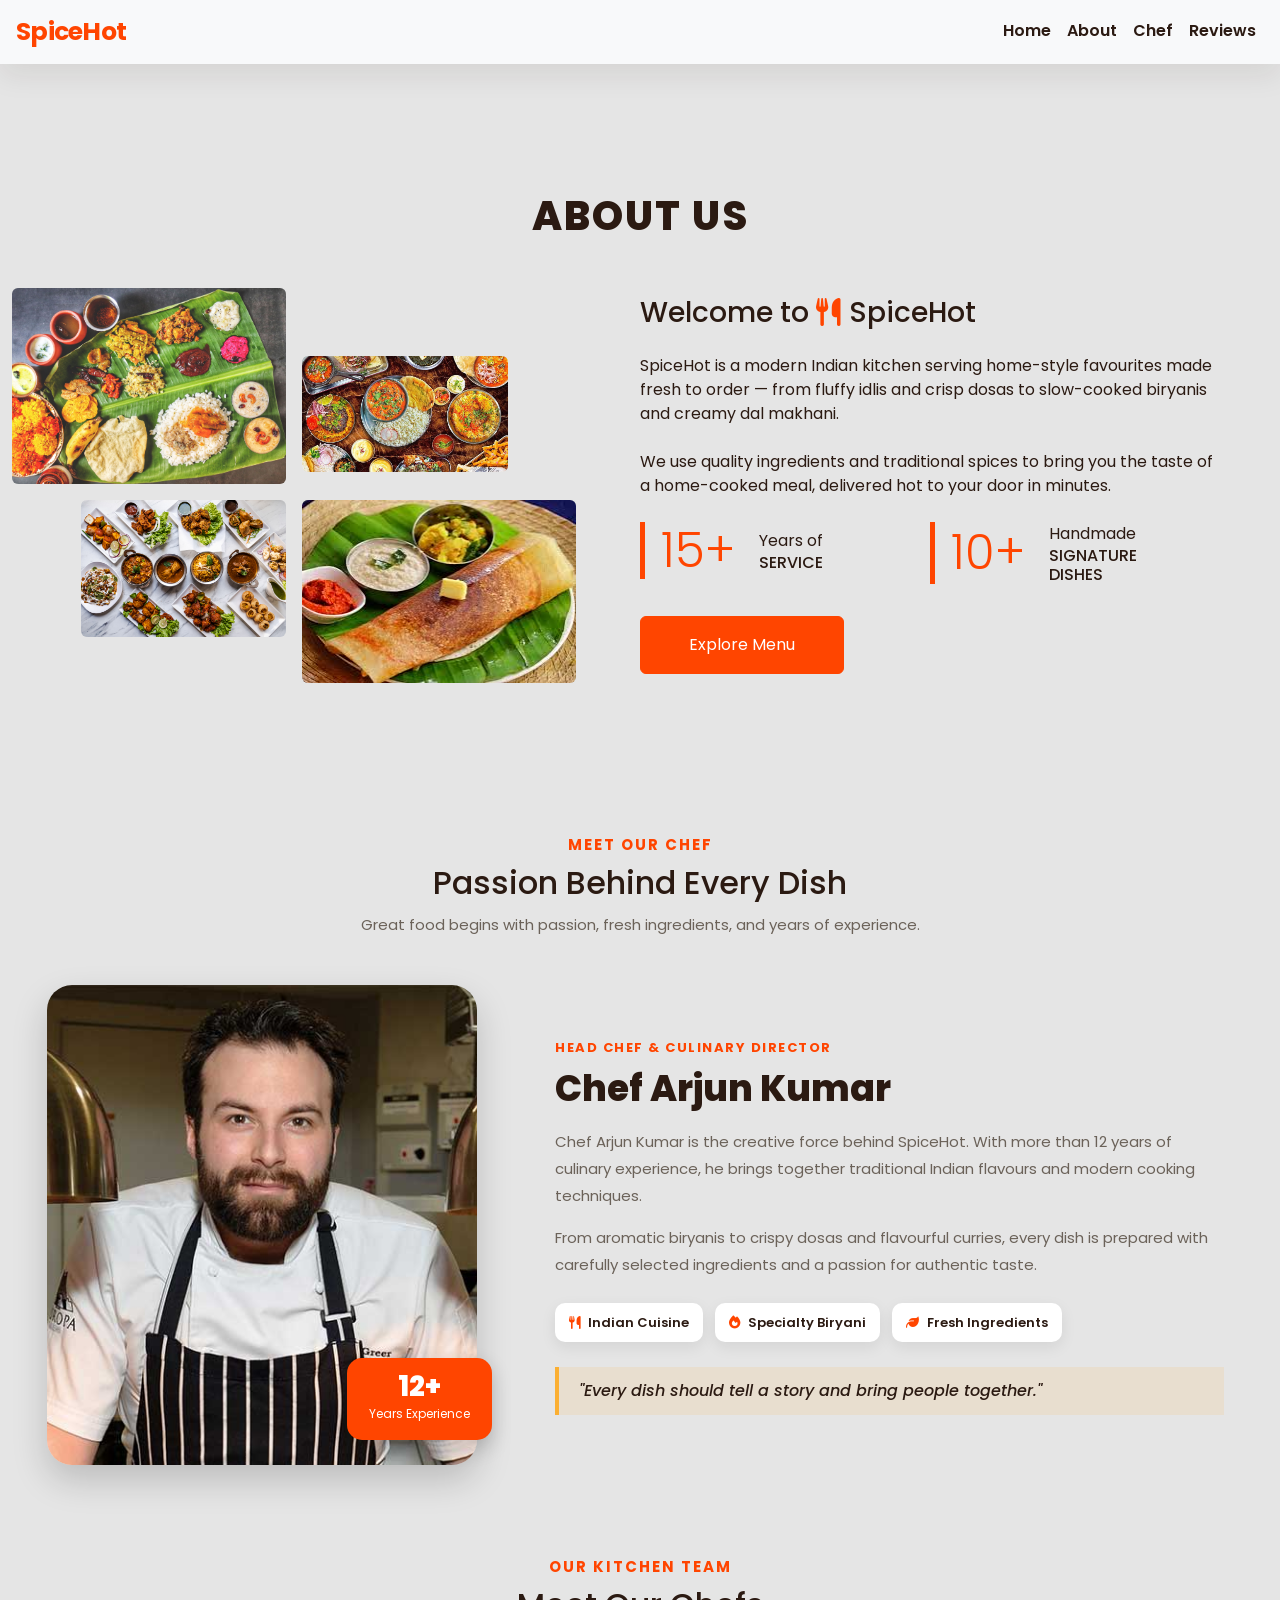
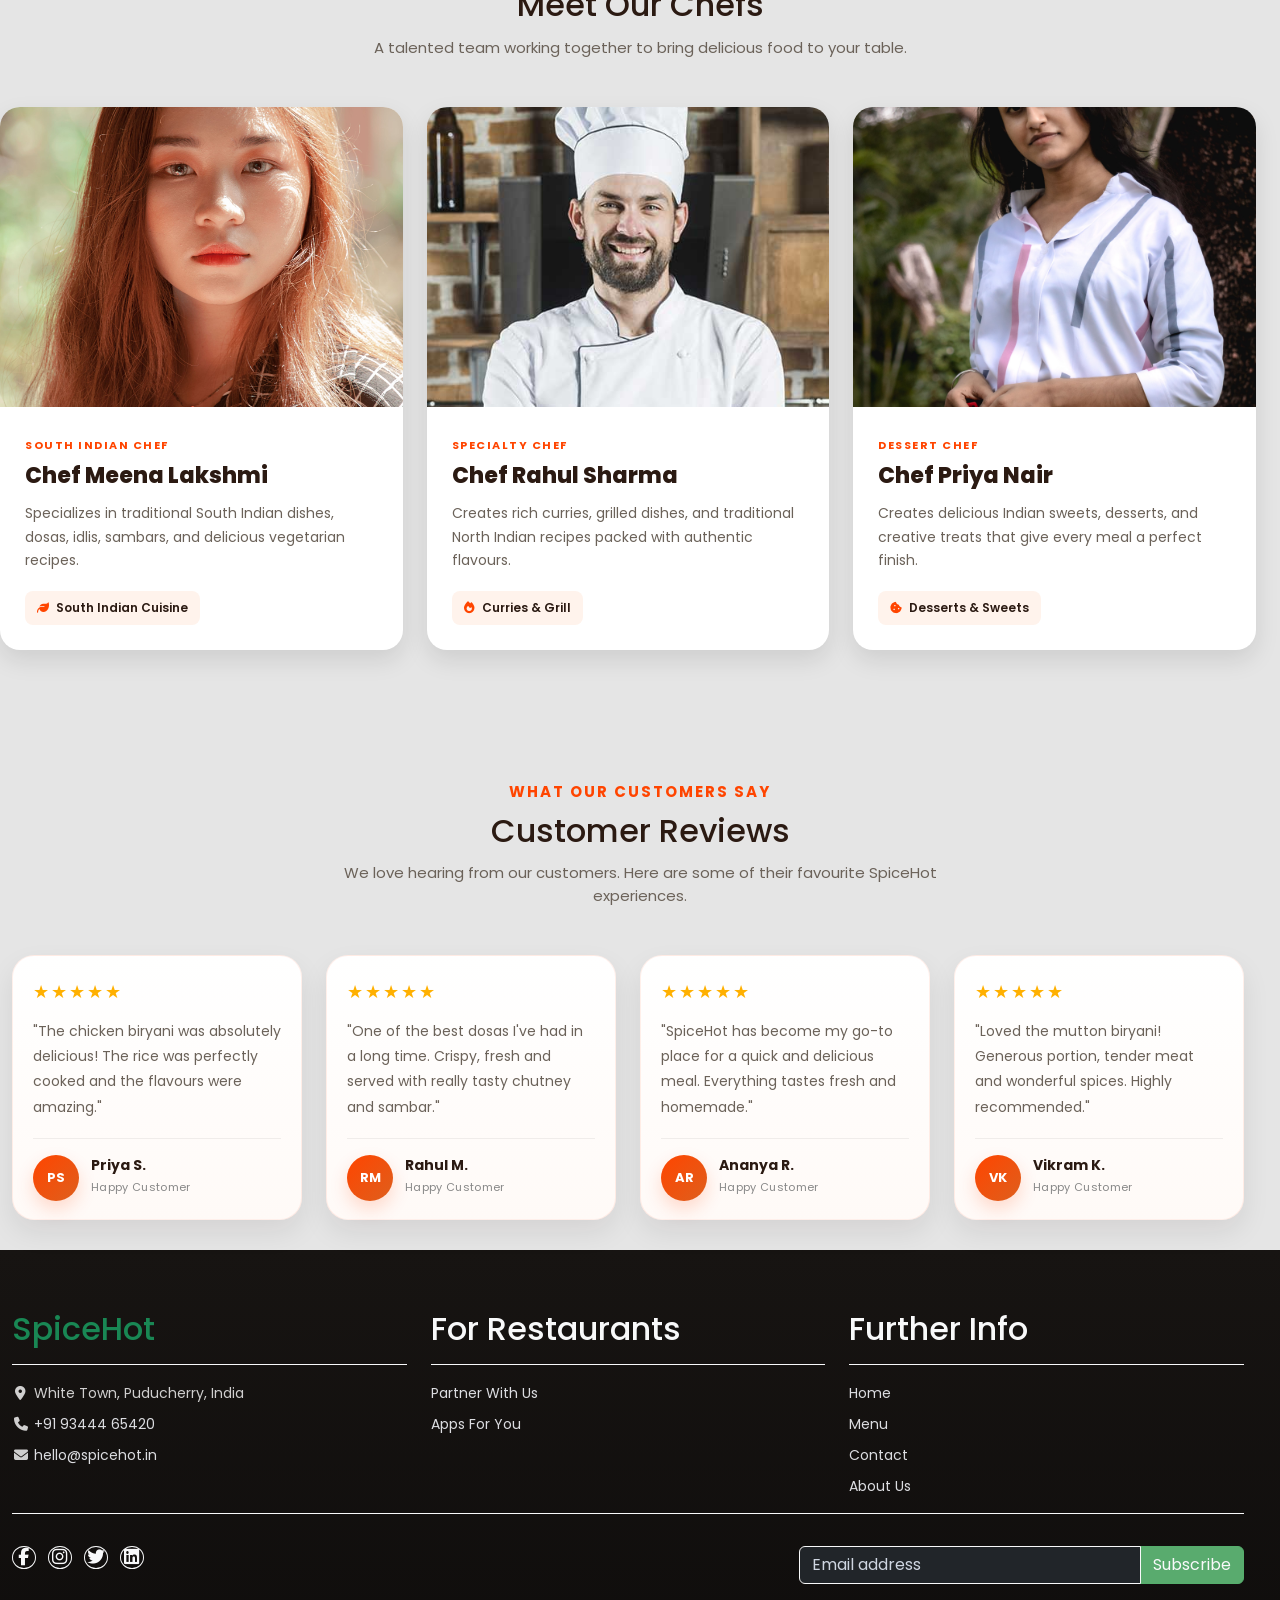
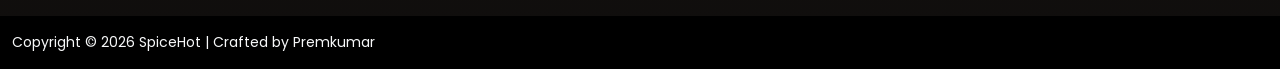
<file: about.html>
<!DOCTYPE html>
<html lang="en">

<head>
    <meta charset="UTF-8">
    <meta name="viewport" content="width=device-width, initial-scale=1.0">
    <title>About - SpiceHot Authentic Indian Restaurant | Delicious Food Delivered Fast</title>
    <meta name="description"
        content="Learn more about SpiceHot, a modern Indian restaurant serving freshly made biryanis, dosas, curries and more, delivered hot to your door in Puducherry.">
    <meta name="keywords"
        content="about SpiceHot, Indian restaurant in Puducherry, authentic Indian kitchen, chef profiles, Indian food delivery, South Indian cuisine">
    <meta name="robots" content="index, follow">
    <meta name="author" content="SpiceHot">
    <meta name="theme-color" content="#c35f24">
    <link rel="canonical" href="https://spicehot.in/about.html">

    <meta property="og:type" content="website">
    <meta property="og:title" content="About SpiceHot | Authentic Indian Restaurant in Puducherry">
    <meta property="og:description"
        content="Discover the story, chef team, and authentic Indian flavours behind SpiceHot.">
    <meta property="og:url" content="https://spicehot.in/about.html">
    <meta property="og:image" content="https://spicehot.in/images/background/bg1.png">
    <meta property="og:site_name" content="SpiceHot">

    <meta name="twitter:card" content="summary_large_image">
    <meta name="twitter:title" content="About SpiceHot">
    <meta name="twitter:description"
        content="Authentic Indian food, chef-crafted recipes, and a warm culinary story behind every SpiceHot dish.">
    <meta name="twitter:image" content="https://spicehot.in/images/background/bg1.png">

    <!-- Bootstrap & icon libraries load first so our own style.css can safely override them without !important -->
    <link href="https://cdn.jsdelivr.net/npm/bootstrap@5.3.8/dist/css/bootstrap.min.css" rel="stylesheet"
        integrity="sha384-sRIl4kxILFvY47J16cr9ZwB07vP4J8+LH7qKQnuqkuIAvNWLzeN8tE5YBujZqJLB" crossorigin="anonymous">
    <link rel="stylesheet" href="https://cdnjs.cloudflare.com/ajax/libs/font-awesome/6.5.2/css/all.min.css">
    <link rel="stylesheet" href="style.css">

</head>

<body>
    <!--navbar-->
    <nav class="navbar navbar-expand-lg bg-body-tertiary fixed-top px-3" id="navbar">
        <div class="container-fluid px-0 ">
            <a class="navbar-brand fw-bold" href="index.html">SpiceHot</a>

            <button class="navbar-toggler" type="button" data-bs-toggle="collapse"
                data-bs-target="#navbarSupportedContent" aria-expanded="false" aria-label="Toggle navigation">
                <span class="navbar-toggler-icon"></span>
            </button>

            <div class="collapse navbar-collapse " id="navbarSupportedContent">
                <ul class="navbar-nav ms-auto mb-2 mb-lg-0 ">
                    <li class="nav-item"><a class="nav-link" href="index.html">Home</a></li>
                    <li class="nav-item"><a class="nav-link" href="#about">About </a></li>
                    <li class="nav-item"><a class="nav-link" href="#Chef">Chef</a></li>
                    <li class="nav-item"><a class="nav-link" href="#Reviews">Reviews</a></li>
                </ul>
            </div>
        </div>
    </nav>
    <!--About Start-->
    <section id="about">
        <div class="container">
            <h2 class="text-center my-5">ABOUT US</h2>
            <div class="row g-5 align-items-center">
                <div class="col-lg-6">
                    <div class="row g-3">
                        <div class="col-6 text-start">
                            <img class="img-fluid rounded w-100 wow zoomIn" data-wow-delay="0.1s"
                                src="images/background/bg-SpicyHot-1.1.jpg" alt="Freshly cooked SpiceHot curry close-up"
                                loading="lazy">
                        </div>
                        <div class="col-6 text-start">
                            <img class="img-fluid rounded w-75 wow zoomIn" data-wow-delay="0.3s"
                                src="images/background/bg-Header-1.png" style="margin-top: 25%;"
                                alt="SpiceHot restaurant interior" loading="lazy">
                        </div>
                        <div class="col-6 text-end">
                            <img class="img-fluid rounded w-75 wow zoomIn" data-wow-delay="0.5s"
                                src="images/background/banner-SpicyHot-1.jpg" alt="SpiceHot signature biryani platter"
                                loading="lazy">
                        </div>
                        <div class="col-6 text-end">
                            <img class="img-fluid rounded w-100 wow zoomIn" data-wow-delay="0.7s"
                                src="images/menu/Masala Dosa.jpg"
                                alt="Crispy masala dosa served with chutney and sambar" loading="lazy">
                        </div>
                    </div>
                </div>
                <div class="col-lg-6">
                    <h3 class="mb-4">Welcome to <i class="fa fa-utensils text-primary me-2"></i>SpiceHot</h3>
                    <p class="mb-4">SpiceHot is a modern Indian kitchen serving home-style favourites made fresh to
                        order &mdash; from fluffy idlis and crisp dosas to slow-cooked biryanis and creamy dal makhani.
                    </p>
                    <p class="mb-4">We use quality ingredients and traditional spices to bring you the taste of a
                        home-cooked meal, delivered hot to your door in minutes.</p>
                    <div class="row g-4 mb-4">
                        <div class="col-sm-6">
                            <div class="d-flex align-items-center border-start border-5 border-primary px-3">
                                <span class="flex-shrink-0 display-5 text-primary mb-0"
                                    data-toggle="counter-up">15+</span>
                                <div class="ps-4">
                                    <p class="mb-0">Years of</p>
                                    <h6 class="text-uppercase mb-0">Service</h6>
                                </div>
                            </div>
                        </div>
                        <div class="col-sm-6">
                            <div class="d-flex align-items-center border-start border-5 border-primary px-3">
                                <span class="flex-shrink-0 display-5 text-primary mb-0"
                                    data-toggle="counter-up">10+</span>
                                <div class="ps-4">
                                    <p class="mb-0">Handmade</p>
                                    <h6 class="text-uppercase mb-0">Signature Dishes</h6>
                                </div>
                            </div>
                        </div>
                    </div>
                    <a class="btn btn-primary py-3 px-5 mt-2" href="#menu">Explore Menu</a>
                </div>
            </div>
        </div>
    </section>
    <!--About End -->
    <!-- Chef Details -->
    <div class="container chef-section" id="Chef">
        <div class="section-heading text-center">
            <span>Meet Our Chef</span>
            <h2>Passion Behind Every Dish</h2>
            <p>
                Great food begins with passion, fresh ingredients, and years of experience.
            </p>
        </div>

        <div class="row align-items-center mt-5">
            <div class="col-lg-5 mb-4 mb-lg-0">
                <div class="chef-image">
                    <!-- Replace this with your own chef image -->
                    <img src="images/chef-1.jpg" alt="Chef Arjun Kumar preparing food">
                    <div class="chef-badge">
                        <strong>12+</strong>
                        <span>Years Experience</span>
                    </div>
                </div>
            </div>

            <div class="col-lg-7">
                <div class="chef-content">
                    <span class="chef-role">HEAD CHEF & CULINARY DIRECTOR</span>
                    <h3>Chef Arjun Kumar</h3>

                    <p>
                        Chef Arjun Kumar is the creative force behind SpiceHot. With more
                        than 12 years of culinary experience, he brings together traditional
                        Indian flavours and modern cooking techniques.
                    </p>

                    <p>
                        From aromatic biryanis to crispy dosas and flavourful curries,
                        every dish is prepared with carefully selected ingredients and
                        a passion for authentic taste.
                    </p>

                    <div class="chef-specialities">
                        <div>
                            <i class="fas fa-utensils"></i>
                            <span>Indian Cuisine</span>
                        </div>

                        <div>
                            <i class="fas fa-fire"></i>
                            <span>Specialty Biryani</span>
                        </div>

                        <div>
                            <i class="fas fa-leaf"></i>
                            <span>Fresh Ingredients</span>
                        </div>
                    </div>

                    <blockquote>
                        "Every dish should tell a story and bring people together."
                    </blockquote>
                </div>
            </div>
        </div>
    </div>
    <!-- END HEAD CHEF SECTION -->

    <!-- OTHER CHEFS -->
    <div class="other-chefs">
        <div class="section-heading text-center"> <span>Our Kitchen Team</span>
            <h2>Meet Our Chefs</h2>
            <p> A talented team working together to bring delicious food to your table. </p>
        </div>
        <div class="row g-4 mt-4"> 
            <!-- Chef 2 -->
            <div class="col-md-6 col-lg-4">
                <div class="team-chef-card">
                    <div class="team-chef-image"> <img src="images/Chef-7.jpg" alt="Chef Meena Lakshmi"> </div>
                    <div class="team-chef-content"> <span>SOUTH INDIAN CHEF</span>
                        <h3>Chef Meena Lakshmi</h3>
                        <p> Specializes in traditional South Indian dishes, dosas, idlis, sambars, and delicious
                            vegetarian recipes. </p>
                        <div class="team-chef-speciality"> <i class="fas fa-leaf"></i> South Indian Cuisine </div>
                    </div>
                </div>
            </div> 
            <!-- Chef 3 -->
            <div class="col-md-6 col-lg-4">
                <div class="team-chef-card">
                    <div class="team-chef-image"> <img src="images/Chef-3.jpg" alt="Chef Rahul Sharma"> </div>
                    <div class="team-chef-content"> <span>SPECIALTY CHEF</span>
                        <h3>Chef Rahul Sharma</h3>
                        <p> Creates rich curries, grilled dishes, and traditional North Indian recipes packed with
                            authentic flavours. </p>
                        <div class="team-chef-speciality"> <i class="fas fa-fire"></i> Curries & Grill </div>
                    </div>
                </div>
            </div>
             <!-- Chef 4 -->
            <div class="col-md-6 col-lg-4">
                <div class="team-chef-card">
                    <div class="team-chef-image"> <img src="images/Chef-8.jpg" alt="Chef Priya Nair"> </div>
                    <div class="team-chef-content"> <span>DESSERT CHEF</span>
                        <h3>Chef Priya Nair</h3>
                        <p> Creates delicious Indian sweets, desserts, and creative treats that give every meal a
                            perfect finish. </p>
                        <div class="team-chef-speciality"> <i class="fas fa-cookie-bite"></i> Desserts & Sweets </div>
                    </div>
                </div>
            </div>
        </div>
    </div>
    </div> 
    
    <!-- END CHEF SECTION -->
    <!-- Customer Reviews -->
    <div class="container reviews-section" id="Reviews">
        <div class="section-heading text-center">
            <span>What Our Customers Say</span>
            <h2>Customer Reviews</h2>
            <p>
                We love hearing from our customers. Here are some of their favourite
                SpiceHot experiences.
            </p>
        </div>

        <div class="row g-4 mt-4">

            <!-- Review 1 -->
            <div class="col-md-6 col-lg-3">
                <div class="review-card">
                    <div class="review-stars">
                        ★★★★★
                    </div>

                    <p>
                        "The chicken biryani was absolutely delicious! The rice was
                        perfectly cooked and the flavours were amazing."
                    </p>

                    <div class="reviewer">
                        <div class="review-avatar">PS</div>
                        <div>
                            <h5>Priya S.</h5>
                            <small>Happy Customer</small>
                        </div>
                    </div>
                </div>
            </div>

            <!-- Review 2 -->
            <div class="col-md-6 col-lg-3">
                <div class="review-card">
                    <div class="review-stars">
                        ★★★★★
                    </div>

                    <p>
                        "One of the best dosas I've had in a long time. Crispy, fresh
                        and served with really tasty chutney and sambar."
                    </p>

                    <div class="reviewer">
                        <div class="review-avatar">RM</div>
                        <div>
                            <h5>Rahul M.</h5>
                            <small>Happy Customer</small>
                        </div>
                    </div>
                </div>
            </div>

            <!-- Review 3 -->
            <div class="col-md-6 col-lg-3">
                <div class="review-card">
                    <div class="review-stars">
                        ★★★★★
                    </div>

                    <p>
                        "SpiceHot has become my go-to place for a quick and delicious
                        meal. Everything tastes fresh and homemade."
                    </p>

                    <div class="reviewer">
                        <div class="review-avatar">AR</div>
                        <div>
                            <h5>Ananya R.</h5>
                            <small>Happy Customer</small>
                        </div>
                    </div>
                </div>
            </div>

            <!-- Review 4 -->
            <div class="col-md-6 col-lg-3">
                <div class="review-card">
                    <div class="review-stars">
                        ★★★★★
                    </div>

                    <p>
                        "Loved the mutton biryani! Generous portion, tender meat and
                        wonderful spices. Highly recommended."
                    </p>

                    <div class="reviewer">
                        <div class="review-avatar">VK</div>
                        <div>
                            <h5>Vikram K.</h5>
                            <small>Happy Customer</small>
                        </div>
                    </div>
                </div>
            </div>

        </div>
    </div>

    <!--Footer start -->
    <footer class="bg-dark" id="tempaltemo_footer">
        <div class="container">
            <div class="row m-l30">
                <div class="col-md-4 pt-5">
                    <h2 class="h2 text-success border-bottom pb-3 border-light logo">SpiceHot</h2>
                    <ul class="list-unstyled text-light footer-link-list">
                        <li><i class="fas fa-map-marker-alt fa-fw" aria-hidden="true"></i> White Town, Puducherry, India
                        </li>
                        <li><i class="fa fa-phone fa-fw" aria-hidden="true"></i> <a class="text-decoration-none"
                                href="tel:+919344465420">+91 93444 65420</a></li>
                        <li><i class="fa fa-envelope fa-fw" aria-hidden="true"></i> <a class="text-decoration-none"
                                href="mailto:hello@spicehot.in">hello@spicehot.in</a></li>
                    </ul>
                </div>
                <div class="col-md-4 pt-5">
                    <h2 class="h2 text-light border-bottom pb-3 border-light">For Restaurants</h2>
                    <ul class="list-unstyled text-light footer-link-list">
                        <li><a class="text-decoration-none" href="#">Partner With Us</a></li>
                        <li><a class="text-decoration-none" href="#">Apps For You</a></li>
                    </ul>
                </div>
                <div class="col-md-4 pt-5">
                    <h2 class="h2 text-light border-bottom pb-3 border-light">Further Info</h2>
                    <ul class="list-unstyled text-light footer-link-list">
                        <li><a class="text-decoration-none" href="#home">Home</a></li>
                        <li><a class="text-decoration-none" href="#menu">Menu</a></li>
                        <li><a class="text-decoration-none" href="#contact">Contact</a></li>
                        <li><a class="text-decoration-none" href="#about">About Us</a></li>
                    </ul>
                </div>
            </div>

            <div class="row text-light mb-4">
                <div class="col-12 mb-3">
                    <div class="w-100 my-3 border-top border-light"></div>
                </div>
                <div class="col-auto me-auto">
                    <ul class="list-inline text-left footer-icons">
                        <li class="list-inline-item border border-light rounded-circle text-center">
                            <a class="text-light text-decoration-none" target="_blank" href="http://facebook.com/"><i
                                    class="fab fa-facebook-f fa-lg fa-fw"></i></a>
                        </li>
                        <li class="list-inline-item border border-light rounded-circle text-center">
                            <a class="text-light text-decoration-none" target="_blank"
                                href="https://www.instagram.com/"><i class="fab fa-instagram fa-lg fa-fw"></i></a>
                        </li>
                        <li class="list-inline-item border border-light rounded-circle text-center">
                            <a class="text-light text-decoration-none" target="_blank" href="https://twitter.com/"><i
                                    class="fab fa-twitter fa-lg fa-fw"></i></a>
                        </li>
                        <li class="list-inline-item border border-light rounded-circle text-center">
                            <a class="text-light text-decoration-none" target="_blank"
                                href="https://www.linkedin.com/"><i class="fab fa-linkedin fa-lg fa-fw"></i></a>
                        </li>
                    </ul>
                </div>
                <div class="col-auto">
                    <label class="visually-hidden" for="subscribeEmail">Email address</label>
                    <div class="input-group mb-2">
                        <input type="email" class="form-control bg-dark border-light text-light" id="subscribeEmail"
                            placeholder="Email address">
                        <button class="input-group-text btn-success text-light" id="subscribeBtn">Subscribe</button>
                    </div>
                </div>
            </div>
        </div>

        <div class="w-100 bg-black py-3">
            <div class="container">
                <p class="text-left text-light mb-0">
                    Copyright &copy; 2026 SpiceHot | Crafted by Premkumar
                </p>
            </div>
        </div>
    </footer>

    <script type="application/ld+json">
    {
      "@context": "https://schema.org",
      "@type": ["Restaurant", "LocalBusiness"],
      "name": "SpiceHot",
      "description": "SpiceHot brings authentic Indian flavours, chef-crafted recipes, and freshly prepared food to customers across Puducherry.",
      "url": "https://spicehot.in/about.html",
      "image": "https://spicehot.in/images/background/bg1.png",
      "telephone": "+91 93444 65420",
      "email": "hello@spicehot.in",
      "priceRange": "₹₹",
      "servesCuisine": ["Indian", "South Indian", "North Indian", "Biryani", "Dosa"],
      "acceptsReservations": false,
      "paymentAccepted": ["Cash", "UPI", "Card"],
      "areaServed": "Puducherry",
      "address": {
        "@type": "PostalAddress",
        "addressLocality": "Puducherry",
        "addressCountry": "IN"
      },
      "hasMenu": "https://spicehot.in/#menu",
      "sameAs": [
        "https://wa.me/919344465420",
        "https://www.instagram.com/",
        "https://www.facebook.com/"
      ],
      "openingHours": "Mo-Su 11:00-23:00"
    }
    </script>

    <!-- End Footer -->
     <script src="https://cdn.jsdelivr.net/npm/bootstrap@5.3.8/dist/js/bootstrap.bundle.min.js"></script>
<script src="script.js"></script>
</body>

</html>
</file>
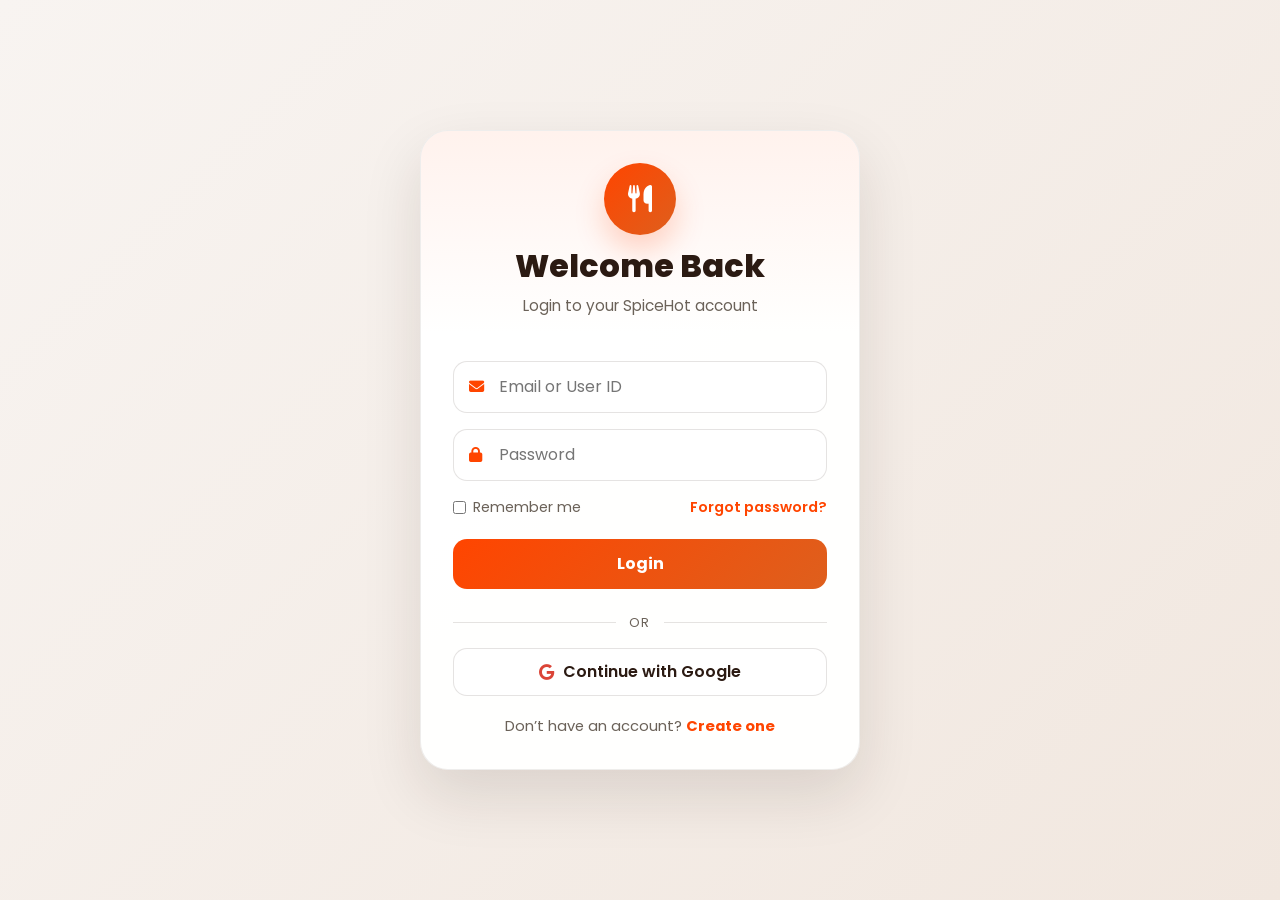
<file: login.html>
<!DOCTYPE html>
<html lang="en">

<head>
    <meta charset="UTF-8">
    <meta name="viewport" content="width=device-width, initial-scale=1.0">
    <title>SpiceHot Login</title>
    <meta name="description" content="Login to your SpiceHot account to manage orders and favourites.">
    <link href="https://cdn.jsdelivr.net/npm/bootstrap@5.3.8/dist/css/bootstrap.min.css" rel="stylesheet"
        integrity="sha384-sRIl4kxILFvY47J16cr9ZwB07vP4J8+LH7qKQnuqkuIAvNWLzeN8tE5YBujZqJLB" crossorigin="anonymous">
    <link rel="stylesheet" href="https://cdnjs.cloudflare.com/ajax/libs/font-awesome/6.5.2/css/all.min.css">
    <link rel="stylesheet" href="style.css">
    <style>
        body {
            background: linear-gradient(135deg, #f8f4f1 0%, #f1e7df 100%);
        }

        .auth-shell {
            min-height: 100vh;
            display: flex;
            align-items: center;
            justify-content: center;
            padding: 2rem 1rem;
        }

        .auth-card {
            width: min(100%, 440px);
            background: rgba(255, 255, 255, 0.96);
            border: 1px solid rgba(43, 26, 18, 0.08);
            border-radius: 28px;
            box-shadow: 0 25px 60px rgba(43, 26, 18, 0.12);
            overflow: hidden;
        }

        .auth-top {
            padding: 2rem 2rem 1rem;
            text-align: center;
            background: linear-gradient(180deg, rgba(255, 69, 0, 0.07), rgba(255, 255, 255, 0.2));
        }

        .auth-brand {
            display: inline-flex;
            align-items: center;
            justify-content: center;
            width: 72px;
            height: 72px;
            margin-bottom: 0.75rem;
            border-radius: 50%;
            background: linear-gradient(135deg, var(--brand-primary) 0%, #de5f1d 100%);
            color: #fff;
            font-size: 1.7rem;
            box-shadow: 0 15px 30px rgba(255, 69, 0, 0.22);
        }

        .auth-top h1 {
            margin: 0;
            font-size: clamp(1.7rem, 2.5vw, 2.4rem);
            font-weight: 800;
            color: var(--brand-secondary);
        }

        .auth-top p {
            margin: 0.5rem 0 0;
            color: var(--brand-text-muted);
            font-size: 0.96rem;
        }

        .auth-form {
            padding: 1.75rem 2rem 2rem;
        }

        .auth-field {
            position: relative;
            margin-bottom: 1rem;
        }

        .auth-field i {
            position: absolute;
            top: 50%;
            left: 1rem;
            transform: translateY(-50%);
            color: var(--brand-primary);
            font-size: 0.95rem;
        }

        .auth-field input {
            width: 100%;
            height: 52px;
            padding: 0.75rem 1rem 0.75rem 2.8rem;
            border: 1px solid rgba(43, 26, 18, 0.12);
            border-radius: 14px;
            background: #fff;
            color: var(--brand-text);
            outline: none;
            transition: border-color 0.2s ease, box-shadow 0.2s ease;
        }

        .auth-field input:focus {
            border-color: rgba(255, 69, 0, 0.7);
            box-shadow: 0 0 0 0.2rem rgba(255, 69, 0, 0.12);
        }

        .auth-options {
            display: flex;
            align-items: center;
            justify-content: space-between;
            gap: 0.75rem;
            margin: 0.4rem 0 1.3rem;
            font-size: 0.9rem;
        }

        .auth-options label {
            display: inline-flex;
            align-items: center;
            gap: 0.45rem;
            color: var(--brand-text-muted);
        }

        .auth-options a {
            color: var(--brand-primary);
            text-decoration: none;
            font-weight: 600;
        }

        .auth-options a:hover {
            text-decoration: underline;
        }

        .auth-submit {
            width: 100%;
            height: 50px;
            border: 0;
            border-radius: 14px;
            background: linear-gradient(135deg, var(--brand-primary) 0%, #de5f1d 100%);
            color: #fff;
            font-weight: 700;
            transition: transform 0.2s ease, box-shadow 0.2s ease;
        }

        .auth-submit:hover,
        .auth-submit:focus {
            color: #fff;
            transform: translateY(-1px);
            box-shadow: 0 14px 24px rgba(255, 69, 0, 0.25);
        }

        .auth-divider {
            display: flex;
            align-items: center;
            gap: 0.85rem;
            margin: 1.5rem 0 1rem;
            color: var(--brand-text-muted);
            font-size: 0.8rem;
            text-transform: uppercase;
            letter-spacing: 0.08em;
        }

        .auth-divider::before,
        .auth-divider::after {
            content: "";
            flex: 1;
            height: 1px;
            background: rgba(43, 26, 18, 0.12);
        }

        .auth-google {
            display: flex;
            align-items: center;
            justify-content: center;
            width: 100%;
            height: 48px;
            border: 1px solid rgba(43, 26, 18, 0.12);
            border-radius: 14px;
            background: #fff;
            color: var(--brand-secondary);
            font-weight: 600;
            text-decoration: none;
        }

        .auth-google i {
            margin-right: 0.6rem;
            color: #db4437;
        }

        .auth-google:hover,
        .auth-google:focus {
            color: var(--brand-secondary);
            text-decoration: none;
            border-color: rgba(43, 26, 18, 0.2);
        }

        .auth-footer {
            margin-top: 1.15rem;
            text-align: center;
            color: var(--brand-text-muted);
            font-size: 0.92rem;
        }

        .auth-footer a {
            color: var(--brand-primary);
            font-weight: 700;
            text-decoration: none;
        }

        .auth-footer a:hover {
            text-decoration: underline;
        }

        @media (max-width: 480px) {
            .auth-card {
                border-radius: 22px;
            }

            .auth-top,
            .auth-form {
                padding-left: 1.25rem;
                padding-right: 1.25rem;
            }
        }
    </style>
</head>

<body>
    <div class="auth-shell">
        <div class="auth-card">
            <div class="auth-top">
                <div class="auth-brand">
                    <i class="fa-solid fa-utensils" aria-hidden="true"></i>
                </div>
                <h1>Welcome Back</h1>
                <p>Login to your SpiceHot account</p>
            </div>

            <form class="auth-form" id="loginForm" novalidate>
                <div class="auth-field">
                    <i class="fa-solid fa-envelope" aria-hidden="true"></i>
                    <input type="text" id="loginId" name="loginId" placeholder="Email or User ID" aria-label="Email or user ID" required>
                </div>

                <div class="auth-field">
                    <i class="fa-solid fa-lock" aria-hidden="true"></i>
                    <input type="password" id="password" name="password" placeholder="Password" aria-label="Password" required>
                </div>

                <div class="auth-options">
                    <label>
                        <input type="checkbox" name="remember">
                        Remember me
                    </label>
                    <a href="#">Forgot password?</a>
                </div>

                <div class="auth-message" hidden></div>

                <button type="submit" class="auth-submit">Login</button>

                <div class="auth-divider">or</div>

                <a href="#" class="auth-google" aria-label="Continue with Google">
                    <i class="fa-brands fa-google" aria-hidden="true"></i>
                    Continue with Google
                </a>

                <div class="auth-footer">
                    Don’t have an account? <a href="signup.html">Create one</a>
                </div>
            </form>
        </div>
    </div>

    <script src="auth.js"></script>
</body>

</html>
</file>
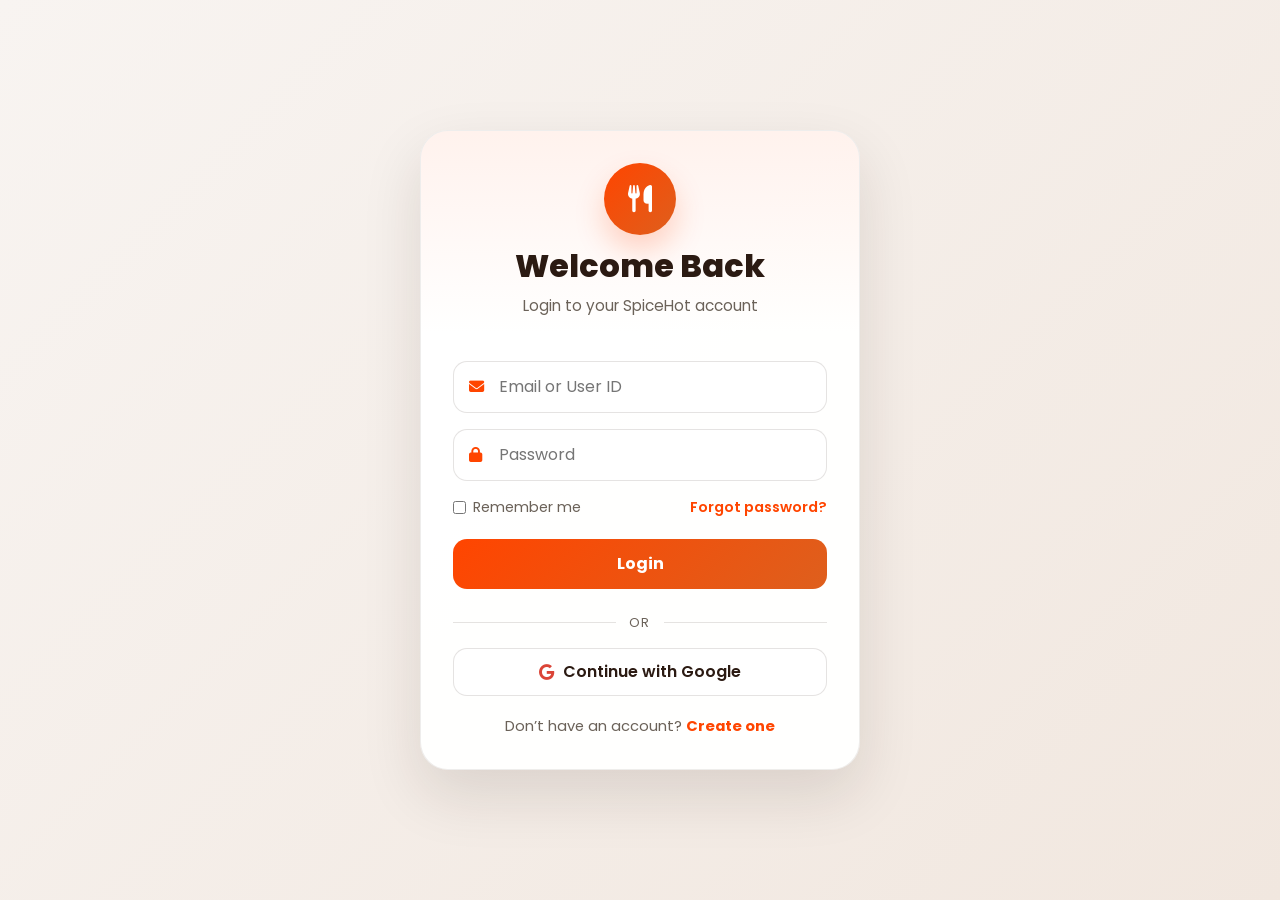
<file: profile.html>
<!DOCTYPE html>
<html lang="en">

<head>
  <meta charset="UTF-8">
  <meta name="viewport" content="width=device-width, initial-scale=1.0">
  <title>SpiceHot Profile</title>
  <meta name="description" content="Manage your SpiceHot profile and account details.">
  <link href="https://cdn.jsdelivr.net/npm/bootstrap@5.3.8/dist/css/bootstrap.min.css" rel="stylesheet"
    integrity="sha384-sRIl4kxILFvY47J16cr9ZwB07vP4J8+LH7qKQnuqkuIAvNWLzeN8tE5YBujZqJLB" crossorigin="anonymous">
  <link rel="stylesheet" href="https://cdnjs.cloudflare.com/ajax/libs/font-awesome/6.5.2/css/all.min.css">
  <link rel="stylesheet" href="style.css">
  <style>
    body {
      background: linear-gradient(135deg, #f8f4f1 0%, #f1e7df 100%);
    }

    .profile-shell {
      min-height: 100vh;
      display: flex;
      align-items: center;
      justify-content: center;
      padding: 2rem 1rem;
    }

    .profile-card {
      width: min(100%, 980px);
      background: rgba(255, 255, 255, 0.96);
      border-radius: 28px;
      border: 1px solid rgba(43, 26, 18, 0.08);
      box-shadow: 0 25px 60px rgba(43, 26, 18, 0.12);
      overflow: hidden;
    }

    .profile-header {
      display: flex;
      justify-content: space-between;
      align-items: center;
      gap: 1rem;
      padding: 2rem 2rem 1.5rem;
      background: linear-gradient(180deg, rgba(255, 69, 0, 0.07), rgba(255, 255, 255, 0.2));
    }

    .profile-header h1 {
      margin: 0;
      font-size: clamp(1.8rem, 3vw, 2.5rem);
      font-weight: 800;
      color: var(--brand-secondary);
    }

    .logout-btn {
      border: 0;
      border-radius: 999px;
      background: var(--brand-secondary);
      color: #fff;
      padding: 0.75rem 1.25rem;
      font-weight: 700;
    }

    .logout-btn:hover {
      color: #fff;
      background: #1c120d;
    }

    .profile-body {
      display: grid;
      grid-template-columns: 280px 1fr;
      gap: 0;
    }

    .profile-sidebar {
      background: #fffaf7;
      border-right: 1px solid rgba(43, 26, 18, 0.08);
      padding: 2rem 1.5rem;
    }

    .profile-avatar {
      width: 100px;
      height: 100px;
      margin: 0 auto 1rem;
      display: flex;
      align-items: center;
      justify-content: center;
      border-radius: 50%;
      background: linear-gradient(135deg, var(--brand-primary) 0%, #de5f1d 100%);
      color: #fff;
      font-size: 2.2rem;
      box-shadow: 0 15px 30px rgba(255, 69, 0, 0.22);
    }

    .profile-name {
      text-align: center;
      font-size: 1.35rem;
      font-weight: 700;
      margin-bottom: 0.3rem;
      color: var(--brand-secondary);
    }

    .profile-id {
      text-align: center;
      color: var(--brand-text-muted);
      margin-bottom: 1.5rem;
      font-size: 0.9rem;
    }

    .profile-nav {
      display: grid;
      gap: 0.65rem;
    }

    .profile-nav a {
      display: flex;
      align-items: center;
      gap: 0.7rem;
      padding: 0.8rem 0.9rem;
      border-radius: 12px;
      color: var(--brand-secondary);
      text-decoration: none;
      font-weight: 600;
      background: transparent;
    }

    .profile-nav a.active,
    .profile-nav a:hover {
      background: rgba(255, 69, 0, 0.08);
      color: var(--brand-primary);
    }

    .profile-content {
      padding: 2rem;
    }

    .content-panel {
      background: #fff;
      border: 1px solid rgba(43, 26, 18, 0.06);
      border-radius: 20px;
      padding: 1.5rem;
    }

    .content-panel h2 {
      font-size: 1.5rem;
      font-weight: 700;
      margin-bottom: 1.25rem;
      color: var(--brand-secondary);
    }

    .info-grid {
      display: grid;
      grid-template-columns: repeat(2, minmax(0, 1fr));
      gap: 1.1rem;
    }

    .info-item {
      background: #fff8f4;
      border: 1px solid rgba(255, 69, 0, 0.08);
      border-radius: 14px;
      padding: 1rem;
    }

    .label {
      display: block;
      font-size: 0.76rem;
      letter-spacing: 0.06em;
      text-transform: uppercase;
      color: var(--brand-text-muted);
      margin-bottom: 0.35rem;
    }

    .value {
      font-size: 1.02rem;
      font-weight: 600;
      color: var(--brand-secondary);
      word-break: break-word;
    }

    @media (max-width: 768px) {
      .profile-body {
        grid-template-columns: 1fr;
      }

      .profile-sidebar {
        border-right: 0;
        border-bottom: 1px solid rgba(43, 26, 18, 0.08);
      }

      .profile-header {
        flex-direction: column;
        align-items: flex-start;
      }

      .info-grid {
        grid-template-columns: 1fr;
      }
    }
  </style>
</head>

<body>
  <div class="profile-shell">
    <div class="profile-card">
      <div class="profile-header">
        <h1>My Account</h1>
        <button type="button" class="logout-btn">Log out</button>
      </div>

      <div class="profile-body">
        <aside class="profile-sidebar">
          <div class="profile-avatar"><i class="fa-solid fa-user" aria-hidden="true"></i></div>
          <div class="profile-name" id="profileName">Customer</div>
          <div class="profile-id" id="profileUserId">@user</div>

          <nav class="profile-nav" aria-label="Profile navigation">
            <a class="active" href="#"><i class="fa-solid fa-user-circle"></i> Profile</a>
            <a href="#"><i class="fa-solid fa-bag-shopping"></i> Orders</a>
            <a href="#"><i class="fa-solid fa-heart"></i> Favourites</a>
            <a href="#"><i class="fa-solid fa-location-dot"></i> Addresses</a>
          </nav>
        </aside>

        <main class="profile-content">
          <section class="content-panel">
            <h2>Account Details</h2>
            <div class="info-grid">
              <div class="info-item">
                <span class="label">Full Name</span>
                <span class="value" id="fullNameValue">-</span>
              </div>
              <div class="info-item">
                <span class="label">User ID</span>
                <span class="value" id="userIdValue">-</span>
              </div>
              <div class="info-item">
                <span class="label">Email</span>
                <span class="value" id="emailValue">-</span>
              </div>
              <div class="info-item">
                <span class="label">Account Status</span>
                <span class="value">Active</span>
              </div>
            </div>
          </section>
        </main>
      </div>
    </div>
  </div>

  <script src="auth.js"></script>
  <script>
    (function () {
      const user = JSON.parse(localStorage.getItem('spicehotCurrentUser') || 'null');
      if (!user) {
        window.location.href = 'login.html';
        return;
      }

      const users = JSON.parse(localStorage.getItem('spicehotUsers') || '[]');
      const savedUser = users.find(function (person) {
        return person.email === user.email || person.userId === user.userId;
      }) || user;

      document.getElementById('profileName').textContent = savedUser.name || 'Customer';
      document.getElementById('profileUserId').textContent = '@' + (savedUser.userId || 'user');
      document.getElementById('fullNameValue').textContent = savedUser.name || 'Customer';
      document.getElementById('userIdValue').textContent = savedUser.userId || '-';
      document.getElementById('emailValue').textContent = savedUser.email || '-';

      const logoutBtn = document.querySelector('.logout-btn');
      if (logoutBtn) {
        logoutBtn.addEventListener('click', function () {
          localStorage.removeItem('spicehotCurrentUser');
          window.location.href = 'login.html';
        });
      }
    })();
  </script>
</body>

</html>
</file>
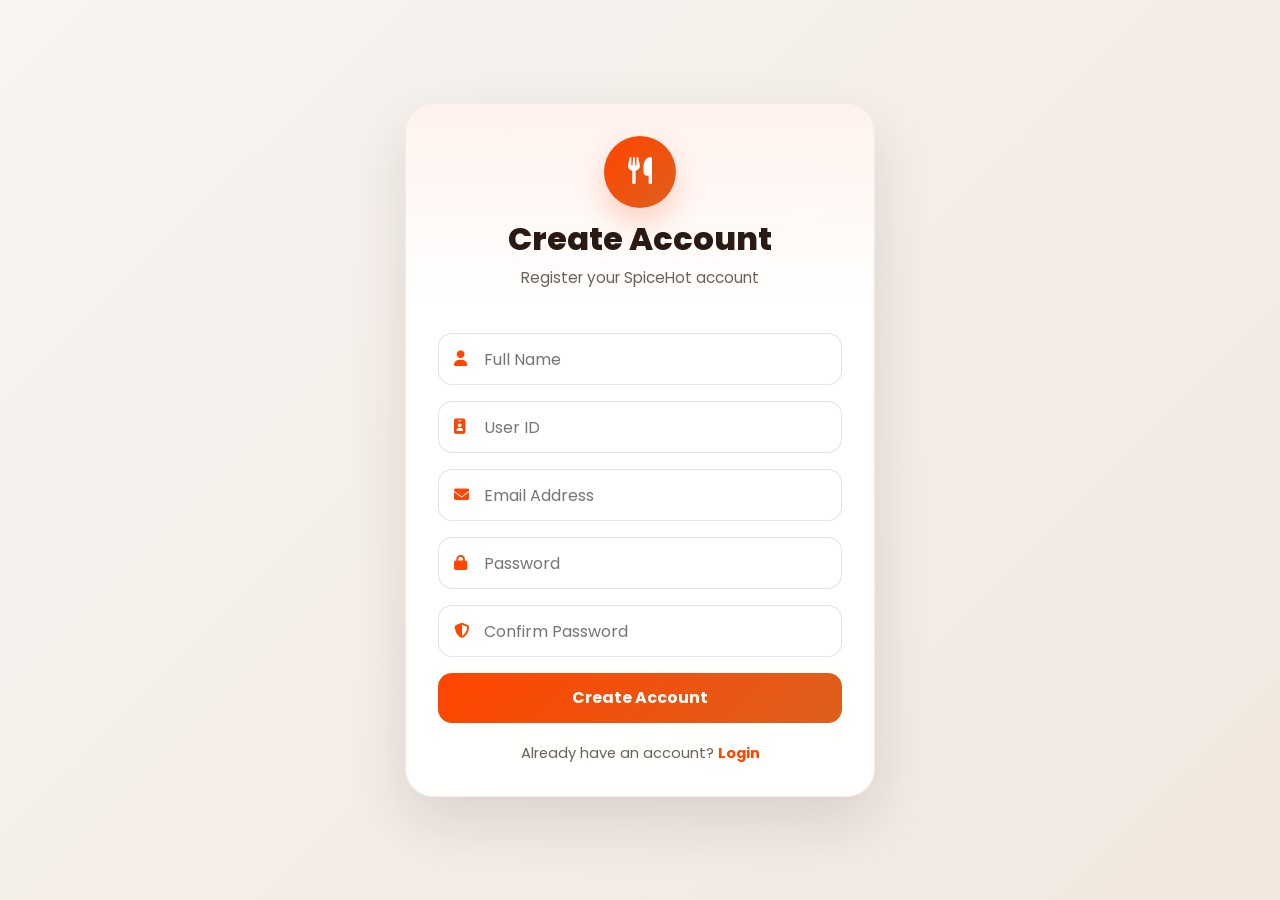
<file: signup.html>
<!DOCTYPE html>
<html lang="en">

<head>
    <meta charset="UTF-8">
    <meta name="viewport" content="width=device-width, initial-scale=1.0">
    <title>SpiceHot Sign Up</title>
    <meta name="description" content="Create your SpiceHot account to order food and save your details.">
    <link href="https://cdn.jsdelivr.net/npm/bootstrap@5.3.8/dist/css/bootstrap.min.css" rel="stylesheet"
        integrity="sha384-sRIl4kxILFvY47J16cr9ZwB07vP4J8+LH7qKQnuqkuIAvNWLzeN8tE5YBujZqJLB" crossorigin="anonymous">
    <link rel="stylesheet" href="https://cdnjs.cloudflare.com/ajax/libs/font-awesome/6.5.2/css/all.min.css">
    <link rel="stylesheet" href="style.css">
    <style>
        body {
            background: linear-gradient(135deg, #f8f4f1 0%, #f1e7df 100%);
        }

        .auth-shell {
            min-height: 100vh;
            display: flex;
            align-items: center;
            justify-content: center;
            padding: 2rem 1rem;
        }

        .auth-card {
            width: min(100%, 470px);
            background: rgba(255, 255, 255, 0.96);
            border: 1px solid rgba(43, 26, 18, 0.08);
            border-radius: 28px;
            box-shadow: 0 25px 60px rgba(43, 26, 18, 0.12);
            overflow: hidden;
        }

        .auth-top {
            padding: 2rem 2rem 1rem;
            text-align: center;
            background: linear-gradient(180deg, rgba(255, 69, 0, 0.07), rgba(255, 255, 255, 0.2));
        }

        .auth-brand {
            display: inline-flex;
            align-items: center;
            justify-content: center;
            width: 72px;
            height: 72px;
            margin-bottom: 0.75rem;
            border-radius: 50%;
            background: linear-gradient(135deg, var(--brand-primary) 0%, #de5f1d 100%);
            color: #fff;
            font-size: 1.7rem;
            box-shadow: 0 15px 30px rgba(255, 69, 0, 0.22);
        }

        .auth-top h1 {
            margin: 0;
            font-size: clamp(1.7rem, 2.5vw, 2.4rem);
            font-weight: 800;
            color: var(--brand-secondary);
        }

        .auth-top p {
            margin: 0.5rem 0 0;
            color: var(--brand-text-muted);
            font-size: 0.96rem;
        }

        .auth-form {
            padding: 1.75rem 2rem 2rem;
        }

        .auth-field {
            position: relative;
            margin-bottom: 1rem;
        }

        .auth-field i {
            position: absolute;
            top: 50%;
            left: 1rem;
            transform: translateY(-50%);
            color: var(--brand-primary);
            font-size: 0.95rem;
        }

        .auth-field input {
            width: 100%;
            height: 52px;
            padding: 0.75rem 1rem 0.75rem 2.8rem;
            border: 1px solid rgba(43, 26, 18, 0.12);
            border-radius: 14px;
            background: #fff;
            color: var(--brand-text);
            outline: none;
            transition: border-color 0.2s ease, box-shadow 0.2s ease;
        }

        .auth-field input:focus {
            border-color: rgba(255, 69, 0, 0.7);
            box-shadow: 0 0 0 0.2rem rgba(255, 69, 0, 0.12);
        }

        .auth-message {
            padding: 0.8rem 1rem;
            margin-bottom: 1rem;
            border-radius: 12px;
            font-size: 0.92rem;
            font-weight: 600;
        }

        .auth-message--success {
            background: rgba(26, 188, 156, 0.1);
            color: #13795b;
            border: 1px solid rgba(26, 188, 156, 0.2);
        }

        .auth-message--error {
            background: rgba(220, 53, 69, 0.08);
            color: #a12a2a;
            border: 1px solid rgba(220, 53, 69, 0.15);
        }

        .auth-submit {
            width: 100%;
            height: 50px;
            border: 0;
            border-radius: 14px;
            background: linear-gradient(135deg, var(--brand-primary) 0%, #de5f1d 100%);
            color: #fff;
            font-weight: 700;
            transition: transform 0.2s ease, box-shadow 0.2s ease;
        }

        .auth-submit:hover,
        .auth-submit:focus {
            color: #fff;
            transform: translateY(-1px);
            box-shadow: 0 14px 24px rgba(255, 69, 0, 0.25);
        }

        .auth-footer {
            margin-top: 1.15rem;
            text-align: center;
            color: var(--brand-text-muted);
            font-size: 0.92rem;
        }

        .auth-footer a {
            color: var(--brand-primary);
            font-weight: 700;
            text-decoration: none;
        }

        .auth-footer a:hover {
            text-decoration: underline;
        }

        @media (max-width: 480px) {
            .auth-card {
                border-radius: 22px;
            }

            .auth-top,
            .auth-form {
                padding-left: 1.25rem;
                padding-right: 1.25rem;
            }
        }
    </style>
</head>

<body data-page="signup">
    <div class="auth-shell">
        <div class="auth-card">
            <div class="auth-top">
                <div class="auth-brand">
                    <i class="fa-solid fa-utensils" aria-hidden="true"></i>
                </div>
                <h1>Create Account</h1>
                <p>Register your SpiceHot account</p>
            </div>

            <form class="auth-form" id="signupForm" novalidate>
                <div class="auth-field">
                    <i class="fa-solid fa-user" aria-hidden="true"></i>
                    <input type="text" id="fullName" name="fullName" placeholder="Full Name" aria-label="Full Name" required>
                </div>

                <div class="auth-field">
                    <i class="fa-solid fa-id-badge" aria-hidden="true"></i>
                    <input type="text" id="userId" name="userId" placeholder="User ID" aria-label="User ID" required>
                </div>

                <div class="auth-field">
                    <i class="fa-solid fa-envelope" aria-hidden="true"></i>
                    <input type="email" id="email" name="email" placeholder="Email Address" aria-label="Email Address" required>
                </div>

                <div class="auth-field">
                    <i class="fa-solid fa-lock" aria-hidden="true"></i>
                    <input type="password" id="signupPassword" name="signupPassword" placeholder="Password" aria-label="Password" required>
                </div>

                <div class="auth-field">
                    <i class="fa-solid fa-shield-halved" aria-hidden="true"></i>
                    <input type="password" id="confirmPassword" name="confirmPassword" placeholder="Confirm Password" aria-label="Confirm Password" required>
                </div>

                <div class="auth-message" hidden></div>

                <button type="submit" class="auth-submit">Create Account</button>

                <div class="auth-footer">
                    Already have an account? <a href="login.html">Login</a>
                </div>
            </form>
        </div>
    </div>

    <script src="auth.js"></script>
</body>

</html>
</file>
<file: style.css>
@import url("https://fonts.googleapis.com/css2?family=Poppins:wght@400;500;600;700;800&display=swap");
*{
    margin: 0;
    padding: 0;
    font-family: "Poppins", sans-serif;
    box-sizing: border-box;
}

:root {
    /* SpiceHot brand palette */
    --brand-primary: #ff4500;
    --brand-primary-dark: #d93c00;
    --brand-secondary: #2b1a12;
    --brand-surface: #ffffff;
    --brand-bg: #f6f1ec;
    --brand-text: #2b1a12;
    --brand-text-muted: #6b6259;
    --brand-accent: #fbaf32;

    /* Re-theme Bootstrap's primary to match the brand instead of default blue */
    --bs-primary: var(--brand-primary);
    --bs-primary-rgb: 255, 69, 0;
}

html {
    width: 100%;
    max-width: 100%;
    overflow-x: hidden;
    scroll-padding-top: 80px; /* keeps anchored sections clear of the fixed navbar */
}
body {
    width: 100%;
    max-width: 100%;
    overflow-x: hidden;
    color: var(--brand-text);
    background-color: #e5e5e5;
    -webkit-text-size-adjust: 100%;
    text-size-adjust: 100%;
}
img,
svg,
video,
canvas,
iframe,
embed,
object {
    max-width: 100%;
}
.container,
.container-fluid,
.row,
[class*="col-"] {
    max-width: 100%;
}

/* Skip link: hidden until focused, helps keyboard/screen-reader users bypass the nav */
.skip-link {
    position: absolute;
    top: -60px;
    left: 1rem;
    z-index: 2000;
    background: var(--brand-primary);
    color: #fff;
    padding: 0.6rem 1.2rem;
    border-radius: 0 0 6px 6px;
    text-decoration: none;
}
.skip-link:focus {
    top: 0;
}

/* Re-theme Bootstrap utility classes to the brand color so CTAs stay visually consistent */
.btn-primary {
    background-color: var(--brand-primary);
    border-color: var(--brand-primary);
}
.btn-primary:hover,
.btn-primary:focus {
    background-color: var(--brand-primary-dark);
    border-color: var(--brand-primary-dark);
}
.text-primary {
    color: var(--brand-primary) !important;
}
.border-primary {
    border-color: var(--brand-primary) !important;
}

@media (prefers-reduced-motion: reduce) {
    *,
    *::before,
    *::after {
        animation-duration: 0.001ms !important;
        animation-iteration-count: 1 !important;
        transition-duration: 0.001ms !important;
        scroll-behavior: auto !important;
    }
}
/* nav */

#navbar {
  position: sticky;
  top: 0;
  left: 0;
  z-index: 1030;
  padding: 0.5rem 1.5rem;
  background: rgba(255, 255, 255, 0.96);
  backdrop-filter: blur(10px);
  -webkit-backdrop-filter: blur(10px);
  box-shadow: 0 12px 28px rgba(43, 26, 18, 0.08);
}
@media (min-width: 992px) {
  #navbar {
    padding: 0.5rem 5rem;
  }
}
.navbar .navbar-brand {
  font-size: 25px;
  font-weight: 800;
  color: var(--brand-primary);
  letter-spacing: -0.03em;
}
#navbarSupportedContent a {
  color: var(--brand-secondary);
  font-weight: 600;
}
#navbarSupportedContent a:hover,
#navbarSupportedContent a.active {
  color: var(--brand-primary);
}
#navbarSupportedContent ul li{
  position: relative;
}
#navbarSupportedContent ul li::after{
    content: '';
    width: 0%;
    height: 2px;
    background: var(--brand-primary);
    display: block;
    margin: auto;
    transition: 0.3s;
}
#navbarSupportedContent ul li:hover::after,
#navbarSupportedContent ul li.active::after{
    width: 100%;
}
#searchbar {
  height: 2.3rem;
}
.header-login-btn {
  display: inline-flex;
  align-items: center;
  justify-content: center;
  padding: 0.72rem 1.25rem;
  border-radius: 999px;
  background: linear-gradient(135deg, var(--brand-primary) 0%, #de5f1d 100%);
  color: #fff;
  font-weight: 700;
  text-decoration: none;
  box-shadow: 0 10px 20px rgba(255, 69, 0, 0.2);
  transition: transform 0.2s ease, box-shadow 0.2s ease;
}

.header-login-btn:hover,
.header-login-btn:focus,
.header-login-btn:active {
  color: #fff !important;
  text-decoration: none;
  transform: translateY(-1px);
  box-shadow: 0 14px 24px rgba(255, 69, 0, 0.25);
}

.auth-message {
  display: block;
  padding: 0.8rem 1rem;
  margin-bottom: 1rem;
  border-radius: 12px;
  font-size: 0.92rem;
  font-weight: 600;
}

.auth-message[hidden] {
  display: none;
}

.auth-message--success {
  background: rgba(26, 188, 156, 0.1);
  color: #13795b;
  border: 1px solid rgba(26, 188, 156, 0.2);
}

.auth-message--error {
  background: rgba(220, 53, 69, 0.08);
  color: #a12a2a;
  border: 1px solid rgba(220, 53, 69, 0.15);
}

#cartToggle {
  white-space: nowrap;
  border-radius: 999px;
  font-weight: 700;
}

.navbar-toggler {
  border: 1px solid rgba(43, 26, 18, 0.15);
  border-radius: 12px;
  padding: 0.45rem 0.6rem;
  background: #fff;
}

.navbar-toggler:focus {
  box-shadow: 0 0 0 0.2rem rgba(255, 69, 0, 0.15);
}

.navbar-toggler-icon {
  width: 1.2rem;
  height: 1.2rem;
}

@media (max-width: 991.98px) {
  #navbar {
    padding: 0.7rem 0.85rem;
  }

  .navbar .navbar-brand {
    font-size: 1.45rem;
  }

  .navbar-collapse {
    margin-top: 0.8rem;
    padding: 0.9rem 0.85rem 0.75rem;
    background: rgba(255, 255, 255, 0.99);
    border: 1px solid rgba(43, 26, 18, 0.08);
    border-radius: 18px;
    box-shadow: 0 14px 30px rgba(43, 26, 18, 0.08);
  }

  #navbarSupportedContent .navbar-nav {
    gap: 0.15rem;
    margin-bottom: 0.75rem !important;
  }

  #navbarSupportedContent .nav-link {
    padding: 0.7rem 0.8rem;
    border-radius: 10px;
    font-size: 0.96rem;
  }

  #navbarSupportedContent .nav-link:hover,
  #navbarSupportedContent .nav-link.active {
    background: rgba(255, 69, 0, 0.08);
  }

  #navbarSupportedContent ul li::after {
    display: none;
  }

  .header-login-btn,
  #cartToggle {
    width: 100%;
    margin-left: 0 !important;
    margin-top: 0.75rem !important;
    padding: 0.7rem 1rem;
  }

  .header-login-btn {
    background: linear-gradient(135deg, var(--brand-primary) 0%, #de5f1d 100%);
    color: #fff;
    box-shadow: none;
  }

  #cartToggle {
    background: var(--brand-secondary);
    border-color: var(--brand-secondary);
    color: #fff;
  }

  #cartToggle:hover,
  #cartToggle:focus {
    background: #1c120d;
    border-color: #1c120d;
    color: #fff;
  }
}

.quick-order {
  background: var(--brand-secondary);
  color: #fff;
  padding: 28px 0;
}

.quick-order__content {
  display: flex;
  align-items: center;
  justify-content: space-between;
  gap: 24px;
}

.quick-order__eyebrow,
.menu-heading span {
  margin: 0 0 6px;
  color: var(--brand-primary);
  font-size: 0.78rem;
  font-weight: 800;
  letter-spacing: 0.12em;
  text-transform: uppercase;
}

.quick-order h2 {
  margin: 0;
  font-size: clamp(1.4rem, 3vw, 2rem);
}

.quick-order p:not(.quick-order__eyebrow) {
  margin: 5px 0 0;
  color: rgba(255, 255, 255, 0.76);
}

.quick-order__button {
  flex: 0 0 auto;
  padding: 0.8rem 1.25rem;
  font-weight: 700;
}

.menu-heading {
  padding: 76px 0 20px;
}

.menu-heading h2 {
  margin: 0;
  font-size: clamp(2rem, 4vw, 2.7rem);
  font-weight: 800;
}

.menu-heading p {
  max-width: 630px;
  margin: 12px auto 0;
  color: var(--brand-text-muted);
}

.menu-filters {
  display: flex;
  flex-wrap: wrap;
  justify-content: center;
  gap: 10px;
  margin: 14px 0 18px;
}

.menu-filter {
  border: 1px solid #e6cfc2;
  border-radius: 999px;
  background: #fff;
  color: var(--brand-secondary);
  padding: 0.52rem 1rem;
  font-weight: 700;
  transition: 0.2s ease;
}

.menu-filter:hover,
.menu-filter.is-active {
  border-color: var(--brand-primary);
  background: var(--brand-primary);
  color: #fff;
}

.menu-search-form {
  display: flex;
  align-items: center;
  justify-content: center;
  gap: 10px;
  margin: 0 auto 26px;
  max-width: 560px;
}

.menu-search-input {
  flex: 1;
  min-height: 46px;
  padding: 0.8rem 1rem;
  border: 1px solid #e6cfc2;
  border-radius: 12px;
  background: #fff;
  color: var(--brand-secondary);
  font-size: 0.96rem;
}

.menu-search-input:focus {
  outline: 2px solid rgba(255, 69, 0, 0.18);
  border-color: var(--brand-primary);
}

.menu-search-btn {
  min-height: 46px;
  padding: 0.8rem 1.2rem;
  border: none;
  border-radius: 12px;
  background: var(--brand-primary);
  color: #fff;
  font-weight: 700;
  cursor: pointer;
}

.menu-search-btn:hover {
  background: #d93e00;
}

@media (max-width: 576px) {
  .menu-search-form {
    flex-direction: column;
    max-width: 100%;
  }

  .menu-search-input,
  .menu-search-btn {
    width: 100%;
  }
}

.mobile-order-button {
  display: none;
}

.mobile-order-button {
  position: fixed;
  right: 14px;
  bottom: 14px;
  left: auto;
  z-index: 1048;
  display: none;
  align-items: center;
  justify-content: center;
  gap: 0.5rem;
  border: none;
  border-radius: 999px;
  background: linear-gradient(135deg, #ff7a3d 0%, #ff4500 100%);
  color: #fff;
  padding: 0.8rem 1rem;
  box-shadow: 0 12px 26px rgba(255, 69, 0, 0.28);
  font-weight: 800;
  text-align: center;
  text-decoration: none;
  transition: opacity 0.2s ease, visibility 0.2s ease, transform 0.2s ease;
}

.mobile-order-button.is-visible {
  display: flex;
}

.mobile-order-button.is-hidden {
  opacity: 0;
  visibility: hidden;
  pointer-events: none;
  transform: translateY(16px);
}

.mobile-order-label {
  line-height: 1;
}

.mobile-order-count {
  display: inline-flex;
  align-items: center;
  justify-content: center;
  min-width: 24px;
  height: 24px;
  padding: 0 6px;
  border-radius: 999px;
  background: rgba(255, 255, 255, 0.22);
  font-size: 0.8rem;
  font-weight: 700;
}

.scroll-top-button {
  position: fixed;
  right: 18px;
  bottom: 92px;
  z-index: 1047;
  width: 50px;
  height: 50px;
  border: none;
  border-radius: 50%;
  background: linear-gradient(135deg, var(--brand-primary) 0%, #de5f1d 100%);
  color: #fff;
  box-shadow: 0 10px 25px rgba(255, 69, 0, 0.28);
  display: flex;
  align-items: center;
  justify-content: center;
  opacity: 0;
  visibility: hidden;
  transform: translateY(12px);
  transition: all 0.25s ease;
}

.scroll-top-button.visible {
  opacity: 1;
  visibility: visible;
  transform: translateY(0);
}

.scroll-top-button:hover {
  transform: translateY(-2px);
}

#cartOffcanvas {
  z-index: 1060;
}

.offcanvas-backdrop {
  z-index: 1055;
}
/* ------Slider------ */
#home{
  padding-top: 0;
}
.carousel-item{
    height: 100vh;
    min-height: 320px;
    max-height: 720px;
    overflow: hidden;
    position: relative;
  }
  .carousel-item img{
    width: 100%;
    height: 100%;
    object-fit: cover;
}
.carousel-item::before{
    content: "";
    display: block;
    position: absolute;
    inset: 0;
    background: #000;
    opacity: 0.5;
}
.carousel-caption{
    bottom: 180px;
    padding-left: 150px;
    padding-right: 150px;
    top: 180px;
}
@media (max-width: 768px) {
  .carousel-caption {
    top: auto;
    bottom: 60px;
    padding-left: 20px;
    padding-right: 20px;
  }
  .carousel-caption h2 {
    font-size: 28px;
    line-height: 1.1;
    margin-bottom: 0.6rem;
  }
  .carousel-caption p {
    font-size: 0.95rem;
    line-height: 1.6;
    margin-bottom: 1rem;
  }
  .carousel-item {
    max-height: 500px;
  }
  .hero-btn {
    padding: 0.85rem 1.2rem;
    min-height: 46px;
    border-radius: 999px;
    font-weight: 700;
  }
}
.carousel-caption h2{
    font-size: 50px;
    font-weight: 700;
}
.carousel-caption p{
    font-size: 18px;
    max-width: 640px;
    margin-left: auto;
    margin-right: auto;
}
.carousel-caption a{
    margin-top: 30px;
}
.hero-btn{
    display: inline-block;
    text-decoration: none;
    color: #fff;
    border: 1px solid #fff;
    padding: 12px 34px;
    font-size: 15px;
    background: #ff4500;
    position: relative;
    cursor: pointer;
    bottom: 2rem;
}
.hero-btn:hover{
    border: 1px solid #fff;
    background:transparent;
    transition: 0.3s;
}
/* about*/

#about{
  background-color: #e5e5e5;
  padding:80px 0 ;
  scroll-margin-top: 80px;
}
/* menu */
#menu {
  background-color: #e5e5e5;
  padding:80px 0 ;
  scroll-margin-top: 80px;
  
}
@media (max-width: 768px) {
  #menu,
  #about {
    padding: 56px 0;
  }

  #menu h2,
  #about h2 {
    font-size: 2rem;
  }
}
#menu h2,
#about h2 {
  font-size: 40px;
  font-weight: 800;
  letter-spacing: 2px;
}
#menu img {
   width: 100%;
  height: 200px;
  object-fit: cover;
}

#menu p{
  font-size: 14px;
  font-weight:300;
  letter-spacing: 0.3px;
  color: var(--brand-text-muted);
  flex-grow: 1;
}
#menu .card-title {
  font-size: 1.15rem;
}
.card {
  border-radius: 20px !important;
  box-shadow:0 10px 25px rgba(0, 0, 0, 0.12);
  overflow: hidden;
  transition: transform 0.3s ease, box-shadow 0.3s ease;
}
.card:hover {
 transform: translateY(-6px);
  box-shadow: 0 18px 30px rgba(0, 0, 0, 0.2);
}
@media (prefers-reduced-motion: reduce) {
  .card:hover {
    transform: none;
  }
}
#noResults.show {
  display: block !important;
}

/* =========================================
   COMPACT MENU GRID
   Desktop: 6 cards
   Mobile: 3 cards
========================================= */
/* 
#menuGrid {
    --bs-gutter-x: 14px;
    --bs-gutter-y: 14px;
}

#menuGrid .menu-item {
    margin-top: 0 !important;
}

#menuGrid .card {
    border-radius: 12px !important;
} */

/* Menu image */
/* #menuGrid .card-img-top {
    width: 100%;
    height: 150px;
    object-fit: cover;
} */

/* Compact card body */
/* #menuGrid .card-body {
    padding: 12px;
} */

/* Food name */
/* #menuGrid .card-title {
    font-size: 0.95rem !important;
    margin-bottom: 6px;
} */

/* Price + delivery */
/* #menuGrid .card-body h6 {
    font-size: 0.72rem;
    margin-bottom: 5px;
} */

/* Description */
/* #menuGrid .card-body p {
    font-size: 0.68rem;
    line-height: 1.4;
    margin-bottom: 10px;
} */

/* Add to cart */
/* #menuGrid .add-to-cart {
    font-size: 0.72rem;
    padding: 6px 5px;
    border-radius: 7px;
} */


/* =========================================
   MOBILE
   3 CARDS PER ROW
========================================= */
/* 
@media (max-width: 991px) {

    #menuGrid .card-img-top {
        height: 120px;
    }

    #menuGrid .card-body {
        padding: 9px;
    }

    #menuGrid .card-title {
        font-size: 0.82rem !important;
    }

    #menuGrid .card-body h6 {
        font-size: 0.62rem;
    }

    #menuGrid .card-body p {
        font-size: 0.58rem;
        line-height: 1.3;
    }

    #menuGrid .add-to-cart {
        font-size: 0.62rem;
        padding: 5px 3px;
    }
} */
/* =========================================
   SPICEHOT - MODERN FOOD DELIVERY MENU
   Mobile: 3 cards
   Desktop: 6 cards
========================================= */

#menuGrid {
    --bs-gutter-x: 14px;
    --bs-gutter-y: 28px !important;
    margin-left: 0;
    margin-right: 0;
    row-gap: 28px !important;
    margin-top: 8px;
}

#menuGrid .menu-item {
    margin-top: 0 !important;
    padding-left: 5px;
    padding-right: 5px;
}

/* CARD */
#menuGrid .card {
    border: 1px solid #eeeeee !important;
    border-radius: 12px !important;
    overflow: hidden;
    background: #fff;
    box-shadow: 0 3px 12px rgba(0, 0, 0, 0.08);
    transition: transform 0.2s ease, box-shadow 0.2s ease;
}

/* FOOD IMAGE */
#menuGrid .card-img-top {
    width: 100%;
    height: 150px;
    object-fit: cover;
    display: block;
}

/* CARD CONTENT */
#menuGrid .card-body {
    padding: 11px;
}

/* FOOD NAME */
#menuGrid .card-title {
    font-size: 0.95rem !important;
    line-height: 1.2;
    margin-bottom: 6px;
    color: #222;
}

/* PRICE */
#menuGrid .card-body h6 {
    font-size: 0.78rem;
    margin-bottom: 5px;
    color: #222;
}

/* DESCRIPTION */
#menuGrid .card-body p {
    font-size: 0.68rem;
    line-height: 1.35;
    color: #777;
    margin-bottom: 10px;
}

/* ADD TO CART */
#menuGrid .add-to-cart {
    font-size: 0.72rem;
    font-weight: 700;
    padding: 7px 8px;
    border-radius: 10px;
    width: 100%;
    min-height: 40px;
}

/* =========================================
   MOBILE - 3 CARDS PER ROW
========================================= */

@media (max-width: 991px) {

    #menuGrid {
        --bs-gutter-x: 8px;
        --bs-gutter-y: 16px;
        margin-top: 12px;
    }

    #menuGrid .menu-item {
        padding-left: 3px;
        padding-right: 3px;
    }

    #menuGrid .card {
        border-radius: 9px !important;
        box-shadow: 0 2px 8px rgba(0, 0, 0, 0.08);
    }

    /* Smaller food image */
    #menuGrid .card-img-top {
        height: 105px;
    }

    /* Compact content */
    #menuGrid .card-body {
        padding: 7px;
    }

    /* Food name */
    #menuGrid .card-title {
        font-size: 0.72rem !important;
        line-height: 1.2;
        margin-bottom: 4px;
    }

    /* Price */
    #menuGrid .card-body h6 {
        font-size: 0.62rem;
        margin-bottom: 3px;
    }

    /* Delivery time */
    #menuGrid .card-body small {
        font-size: 0.55rem;
    }

    /* Description */
    /* #menuGrid .card-body p {
        font-size: 0.54rem;
        line-height: 1.25;
        margin-bottom: 7px; */

        /* Show only 2 lines */
        /* display: -webkit-box;
        -webkit-line-clamp: 2;
        -webkit-box-orient: vertical;
        overflow: hidden;
    } */

    /* Mobile description - exactly 2 lines */
@media (max-width: 991px) {

    #menuGrid .card-body p {
        font-size: 0.54rem !important;
        line-height: 1.35 !important;
        height: 2.7em !important;
        max-height: 2.7em !important;

        overflow: hidden !important;
        display: -webkit-box !important;
        -webkit-box-orient: vertical !important;
        line-clamp: 2 ;
        -webkit-line-clamp: 2 !important;

        margin-bottom: 8px !important;
    }

}

    /* ADD BUTTON */
    #menuGrid .add-to-cart {
        font-size: 0.58rem;
        padding: 8px 6px;
        border-radius: 8px;
        min-height: 38px;
    }
}

/* =========================================
   VERY SMALL PHONES
========================================= */

@media (max-width: 380px) {

    #menuGrid .card-img-top {
        height: 90px;
    }

    #menuGrid .card-body {
        padding: 6px;
    }

    #menuGrid .card-title {
        font-size: 0.68rem !important;
    }

    #menuGrid .card-body h6 {
        font-size: 0.58rem;
    }

    #menuGrid .card-body p {
        font-size: 0.50rem;
    }

    #menuGrid .add-to-cart {
        font-size: 0.55rem;
        padding: 4px 2px;
    }
}
/* Cart offcanvas */
#cartOffcanvas {
  border-left: 1px solid rgba(43, 26, 18, 0.06);
  border-radius: 1rem 0 0 0;
}
#cartOffcanvas .offcanvas-header {
  display: flex;
  align-items: center;
  justify-content: space-between;
  border-bottom: 1px solid #f3e8e1;
  padding: 1rem 1rem 0.9rem;
  background: linear-gradient(180deg, #fffaf7 0%, #fff 100%);
}
#cartOffcanvas .cart-panel-kicker {
  margin: 0 0 4px;
  color: var(--brand-primary);
  font-size: 0.68rem;
  font-weight: 800;
  letter-spacing: 0.12em;
  text-transform: uppercase;
}
#cartOffcanvas .offcanvas-title {
  margin: 0;
  font-weight: 800;
  color: var(--brand-secondary);
  letter-spacing: -0.02em;
}
#cartOffcanvas .offcanvas-body {
  background: linear-gradient(180deg, #fffaf7 0%, #ffffff 100%);
  padding-top: 1rem;
}
#cartItems {
  display: flex;
  flex-direction: column;
  gap: 0.75rem;
}
#cartItems li {
  display: flex;
  justify-content: space-between;
  align-items: center;
  gap: 0.75rem;
  padding: 0.9rem 0.85rem;
  border: 1px solid #f0e3dc;
  border-radius: 16px;
  background: #fff;
  box-shadow: 0 8px 18px rgba(43, 26, 18, 0.04);
}
#cartItems .cart-item-name {
  font-weight: 600;
  font-size: 14px;
  line-height: 1.35;
  color: var(--brand-secondary);
}
#cartItems .cart-item-name small {
  color: var(--brand-text-muted);
}
#cartItems .cart-item-controls {
  display: inline-flex;
  align-items: center;
  gap: 0.5rem;
  padding: 0.3rem 0.4rem;
  border-radius: 999px;
  background: linear-gradient(180deg, #fffaf7 0%, #f8efe9 100%);
  border: 1px solid #f0e1d6;
  box-shadow: inset 0 1px 0 rgba(255, 255, 255, 0.8);
}
#cartItems .cart-item-controls span {
  min-width: 24px;
  text-align: center;
  font-weight: 800;
  color: var(--brand-secondary);
}
#cartItems .cart-item-controls button {
  width: 28px;
  height: 28px;
  line-height: 1;
  padding: 0;
  border-radius: 50%;
  border: 1px solid rgba(43, 26, 18, 0.1);
  background: #fff;
  color: var(--brand-secondary);
  font-weight: 700;
  display: inline-flex;
  align-items: center;
  justify-content: center;
  transition: all 0.2s ease;
}
#cartItems .cart-item-controls button:hover {
  background: var(--brand-primary);
  border-color: var(--brand-primary);
  color: #fff;
  transform: translateY(-1px);
}
#cartItems .cart-item-controls button[data-action="remove"] {
  width: 30px;
  height: 30px;
  background: #fff4f4;
  border-color: rgba(220, 53, 69, 0.15);
  color: #d32f2f;
}
#cartItems .cart-item-controls button[data-action="remove"]:hover {
  background: #dc3545;
  border-color: #dc3545;
  color: #fff;
}
.cart-summary-box {
  margin-top: auto;
  border-top: 1px solid #f3e8e1;
  padding-top: 1rem;
}

#checkoutBtn {
  border-radius: 14px;
  font-weight: 700;
  padding: 0.85rem 1rem;
  box-shadow: 0 12px 22px rgba(255, 69, 0, 0.18);
}
/*******************************/
/********* Contact CSS *********/
/*******************************/

#contact {
    position: relative;
    width: 100%;
    padding: 36px 0 15px 0;
    background: #e5e5e5;
}

#contact .contact-information {
    min-height: 150px;
    margin: 0 0 18px 0;
    padding: 18px 12px 0 12px;
}

#contact .contact-info {
    position: relative;
    display: flex;
    align-items: center;
    height: 100%;
    min-height: 120px;
    padding: 16px 14px;
    margin-bottom: 20px;
    border: 1px solid rgba(0, 0, 0, 0.06);
    border-radius: 14px;
    background: rgba(255, 255, 255, 0.72);
    box-shadow: 0 8px 18px rgba(27, 17, 13, 0.05);
}

#contact .contact-information .col-lg,
#contact .contact-information [class*="col-"] {
    display: flex;
}

#contact .contact-information .col-lg > .contact-info,
#contact .contact-information [class*="col-"] > .contact-info {
    width: 100%;
}

#contact .contact-icon {
    position: relative;
    width: 42px;
    height: 42px;
    display: flex;
    align-items: center;
    justify-content: center;
    background: linear-gradient(135deg, var(--brand-primary) 0%, #de5f1d 100%);
    border-radius: 12px;
    flex-shrink: 0;
}

#contact .contact-icon i {
    font-size: 15px;
    color: #ffffff;
}

#contact .contact-text {
    position: relative;
    width: calc(100% - 42px);
    display: flex;
    flex-direction: column;
    justify-content: center;
    padding-left: 12px;
    min-height: 56px;
}

#contact .contact-text h3 {
    font-size: 15px;
    font-weight: 700;
    color: orangered;
    margin-bottom: 6px;
    line-height: 1.2;
}

#contact .contact-text p,
#contact .contact-text small {
    margin: 0;
    font-size: 13px;
    color: #454545;
}

#contact .contact-text small {
    display: inline-block;
    margin-top: 4px;
    font-size: 11px;
    letter-spacing: 0.08em;
    text-transform: uppercase;
    color: #6a6a6a;
}

#contact .contact-text a {
    color: inherit;
}

#contact .contact-social {
    display: flex;
    align-items: center;
    gap: 8px;
    flex-wrap: wrap;
    min-height: 24px;
}

#contact .contact-social a {
    margin-right: 0;
    font-size: 16px;
    color: #fbaf32;
}

#contact .contact-social a:hover {
    color: black;
}

#contact .contact-form iframe {
    width: 100%;
    height: 320px;
    border-radius: 14px;
    margin-bottom: 20px;
}

#contact .contact-form input {
    padding: 12px 14px;
    background: none;
    border-radius: 8px;
    border: 1px solid rgba(0, 0, 0, .1);
    background-color: whitesmoke;
    min-height: 44px;
}

#contact .contact-form textarea {
    height: 130px;
    padding: 10px 14px;
    background: none;
    border-radius: 8px;
    border: 1px solid rgba(0, 0, 0, .1);
    background-color: whitesmoke;
}

#contact .contact-form button {
    padding: 0.7rem 1.2rem;
    border-radius: 10px;
    font-weight: 700;
}

#contact .help-block ul {
    margin: 0;
    padding: 0;
    list-style-type: none;
}
/* Footer */
#tempaltemo_footer {
  font-size: 14px;
  background: linear-gradient(180deg, #171412 0%, #0f0d0c 100%);
  color: #f5f5f5;
  padding-top: 12px;
}

#tempaltemo_footer a {
  color: #dcdde1;
  transition: color 0.2s ease;
}

#tempaltemo_footer a:hover {
  color: #ff7a3d;
}

.footer-row {
  padding-bottom: 18px;
}

.footer-brand {
  margin: 0 0 12px;
  color: #ff7a3d;
  font-size: clamp(2rem, 2vw, 2.5rem);
  font-weight: 800;
  letter-spacing: 0.04em;
}

.footer-intro,
.footer-followup {
  margin: 0 0 18px;
  color: rgba(255, 255, 255, 0.75);
  line-height: 1.7;
}

.footer-title {
  color: #fff;
  font-size: 1.1rem;
  font-weight: 700;
  margin-bottom: 16px;
  padding-bottom: 10px;
  border-bottom: 1px solid rgba(255, 255, 255, 0.15);
}

#tempaltemo_footer ul.footer-link-list {
  margin: 0;
  padding: 0;
}

#tempaltemo_footer ul.footer-link-list li {
  padding-top: 10px;
  color: rgba(255, 255, 255, 0.8);
}

.footer-socials {
  display: flex;
  align-items: center;
  gap: 10px;
  margin: 16px 0 18px;
}

.footer-socials a {
  display: inline-flex;
  align-items: center;
  justify-content: center;
  width: 36px;
  height: 36px;
  border: 1px solid rgba(255,255,255,0.2);
  border-radius: 50%;
  background: rgba(255,255,255,0.04);
}

.footer-socials a:hover {
  background: rgba(255, 122, 61, 0.12);
  border-color: rgba(255, 122, 61, 0.4);
}

.footer-subscribe {
  max-width: 420px;
}

.footer-subscribe .form-control {
  min-height: 44px;
  border-radius: 10px 0 0 10px;
}

.footer-subscribe .btn {
  min-height: 44px;
  border-radius: 0 10px 10px 0;
  font-weight: 700;
}

.footer-copy {
  color: rgba(255,255,255,0.7);
  font-size: 0.9rem;
}

.bg-success,
.btn-success {
  background-color: #59ab6e !important;
}
.btn-success {
  border-color: #56ae6c !important;
}
#subscribeEmail {
  color: white;
}
#subscribeEmail::placeholder {
  color: #cfd6e1;
}

@media (max-width: 768px) {
  .footer-row {
    text-align: center;
  }

  .footer-socials {
    justify-content: center;
  }

  .footer-subscribe {
    max-width: 100%;
  }
}

/* =========================================
   CHEF SECTION
========================================= */

.chef-section {
    padding-top: 70px;
}

.section-heading span {
    display: inline-block;
    color: var(--brand-primary);
    font-size: 15px;
    font-weight: 700;
    text-transform: uppercase;
    letter-spacing: 2px;
    margin-bottom: 8px;
}

.section-heading h2 {
    color: var(--brand-secondary);
    margin-bottom: 12px;
}

.section-heading p {
    max-width: 650px;
    margin: 0 auto;
    color: var(--brand-text-muted);
    font-size: 15px;
}


/* Chef Image */

.chef-image {
    position: relative;
    max-width: 430px;
    margin: auto;
}

.chef-image img {
    width: 100%;
    height: 480px;
    object-fit: cover;
    border-radius: 25px;
    display: block;
    box-shadow: 0 15px 35px rgba(0, 0, 0, 0.18);
}

.chef-badge {
    position: absolute;
    bottom: 25px;
    right: -15px;
    background: var(--brand-primary);
    color: #fff;
    padding: 15px 22px;
    border-radius: 15px;
    text-align: center;
    box-shadow: 0 8px 20px rgba(0, 0, 0, 0.2);
}

.chef-badge strong {
    display: block;
    font-size: 28px;
    font-weight: 800;
    line-height: 1;
}

.chef-badge span {
    font-size: 12px;
}


/* Chef Content */

.chef-content {
    padding: 20px;
}

.chef-role {
    color: var(--brand-primary);
    font-size: 13px;
    font-weight: 700;
    letter-spacing: 1.5px;
}

.chef-content h3 {
    font-size: 36px;
    font-weight: 800;
    color: var(--brand-secondary);
    margin: 8px 0 18px;
}

.chef-content p {
    color: var(--brand-text-muted);
    font-size: 15px;
    line-height: 1.8;
    margin-bottom: 15px;
}

/* Chef Specialities */

.chef-specialities {
    display: flex;
    flex-wrap: wrap;
    gap: 12px;
    margin: 25px 0;
}

.chef-specialities div {
    display: flex;
    align-items: center;
    gap: 8px;
    background: #fff;
    padding: 10px 14px;
    border-radius: 10px;
    box-shadow: 0 5px 15px rgba(0, 0, 0, 0.08);
    font-size: 13px;
    font-weight: 600;
}

.chef-specialities i {
    color: var(--brand-primary);
}

.chef-content blockquote {
    border-left: 4px solid var(--brand-accent);
    padding: 12px 20px;
    margin: 20px 0 0;
    background: rgba(251, 175, 50, 0.12);
    color: var(--brand-secondary);
    font-style: italic;
    font-weight: 500;
}

/* =========================================
   OTHER CHEFS
========================================= */

.other-chefs {
    padding-top: 90px;
    padding-bottom: 40px;
}

.team-chef-card {
    height: 100%;
    background: #ffffff;
    border-radius: 20px;
    overflow: hidden;
    box-shadow: 0 10px 25px rgba(0, 0, 0, 0.10);
    transition: 0.3s ease;
}

.team-chef-card:hover {
    transform: translateY(-8px);
    box-shadow: 0 18px 35px rgba(0, 0, 0, 0.18);
}

.team-chef-image {
    width: 100%;
    overflow: hidden;
}

.team-chef-image img {
    width: 100%;
    height: 300px;
    object-fit: cover;
    display: block;
    transition: transform 0.4s ease;
}

.team-chef-card:hover .team-chef-image img {
    transform: scale(1.05);
}

.team-chef-content {
    padding: 25px;
}

.team-chef-content > span {
    color: var(--brand-primary);
    font-size: 11px;
    font-weight: 700;
    letter-spacing: 1.5px;
}

.team-chef-content h3 {
    color: var(--brand-secondary);
    font-size: 22px;
    font-weight: 800;
    margin: 7px 0 12px;
}

.team-chef-content p {
    color: var(--brand-text-muted);
    font-size: 14px;
    line-height: 1.7;
    margin-bottom: 18px;
}

.team-chef-speciality {
    display: inline-flex;
    align-items: center;
    gap: 7px;
    background: #fff3ec;
    color: var(--brand-secondary);
    padding: 8px 12px;
    border-radius: 8px;
    font-size: 12px;
    font-weight: 600;
}

.team-chef-speciality i {
    color: var(--brand-primary);
}


/* Mobile */

@media (max-width: 768px) {

    .other-chefs {
        padding-top: 60px;
    }

    .team-chef-image img {
        height: 350px;
    }

    .team-chef-content {
        padding: 20px;
    }
}

/* =========================================
   CUSTOMER REVIEWS
========================================= */

.reviews-section {
    padding-top: 90px;
    padding-bottom: 30px;
}

.section-kicker {
    display: inline-block;
    margin-bottom: 12px;
    padding: 0.45rem 0.9rem;
    border-radius: 999px;
    background: rgba(255, 69, 0, 0.08);
    color: var(--brand-primary);
    font-size: 0.75rem;
    font-weight: 700;
    letter-spacing: 0.12em;
    text-transform: uppercase;
}

.review-card {
    height: 100%;
    background: linear-gradient(180deg, #ffffff 0%, #fffaf7 100%);
    border: 1px solid rgba(255, 69, 0, 0.08);
    border-radius: 22px;
    padding: 22px 20px 18px;
    box-shadow: 0 12px 28px rgba(27, 17, 13, 0.08);
    transition: transform 0.3s ease, box-shadow 0.3s ease;
    display: flex;
    flex-direction: column;
}

.review-card:hover {
    transform: translateY(-8px);
    box-shadow: 0 18px 35px rgba(27, 17, 13, 0.14);
}

.review-header {
    display: flex;
    align-items: center;
    justify-content: space-between;
    gap: 10px;
    margin-bottom: 8px;
}

.review-badge {
    display: inline-flex;
    align-items: center;
    padding: 0.28rem 0.6rem;
    border-radius: 999px;
    background: rgba(15, 123, 68, 0.08);
    color: #0f7b44;
    font-size: 0.68rem;
    font-weight: 700;
    text-transform: uppercase;
    letter-spacing: 0.08em;
}

.review-score {
    color: var(--brand-secondary);
    font-size: 0.82rem;
    font-weight: 700;
}

.review-stars {
    color: #ffb000;
    font-size: 18px;
    letter-spacing: 2px;
    margin-bottom: 14px;
}

.review-card p {
    color: var(--brand-text-muted);
    font-size: 14px;
    line-height: 1.8;
    flex-grow: 1;
    margin-bottom: 18px;
}

.review-quote {
    font-style: italic;
}

.reviewer {
    display: flex;
    align-items: center;
    gap: 12px;
    border-top: 1px solid rgba(0, 0, 0, 0.06);
    padding-top: 16px;
}

.review-avatar {
    width: 46px;
    height: 46px;
    background: linear-gradient(135deg, var(--brand-primary) 0%, #de5f1d 100%);
    color: #fff;
    border-radius: 50%;
    display: flex;
    align-items: center;
    justify-content: center;
    font-size: 13px;
    font-weight: 700;
    box-shadow: 0 8px 18px rgba(255, 69, 0, 0.18);
}

.reviewer h5 {
    margin: 0;
    font-size: 14px;
    font-weight: 700;
    color: var(--brand-secondary);
}

.reviewer small {
    color: #888;
    font-size: 11px;
    letter-spacing: 0.03em;
}


/* =========================================
   MOBILE RESPONSIVE
========================================= */

@media (max-width: 768px) {

    body {
        padding-bottom: 72px;
    }

    .quick-order {
        padding: 24px 0;
    }

    .quick-order__content {
        align-items: flex-start;
        flex-direction: column;
        gap: 16px;
    }

    .quick-order__button {
        width: 100%;
    }

    .menu-heading {
        padding-top: 54px;
    }

    .mobile-order-button {
        right: 14px;
        bottom: 14px;
        left: auto;
        width: auto;
        min-width: 120px;
    }

    .chef-section {
        padding-top: 50px;
    }

    .chef-image img {
        height: 380px;
    }

    .chef-badge {
        right: 10px;
        bottom: 15px;
    }

    .chef-content {
        padding: 25px 5px 0;
    }

    .chef-content h3 {
        font-size: 28px;
    }

    .chef-specialities {
        flex-direction: column;
    }

    .chef-specialities div {
        width: 100%;
    }

    .reviews-section {
        padding-top: 60px;
    }

    .section-heading h2 {
        font-size: 30px !important;
    }
}
</file>
